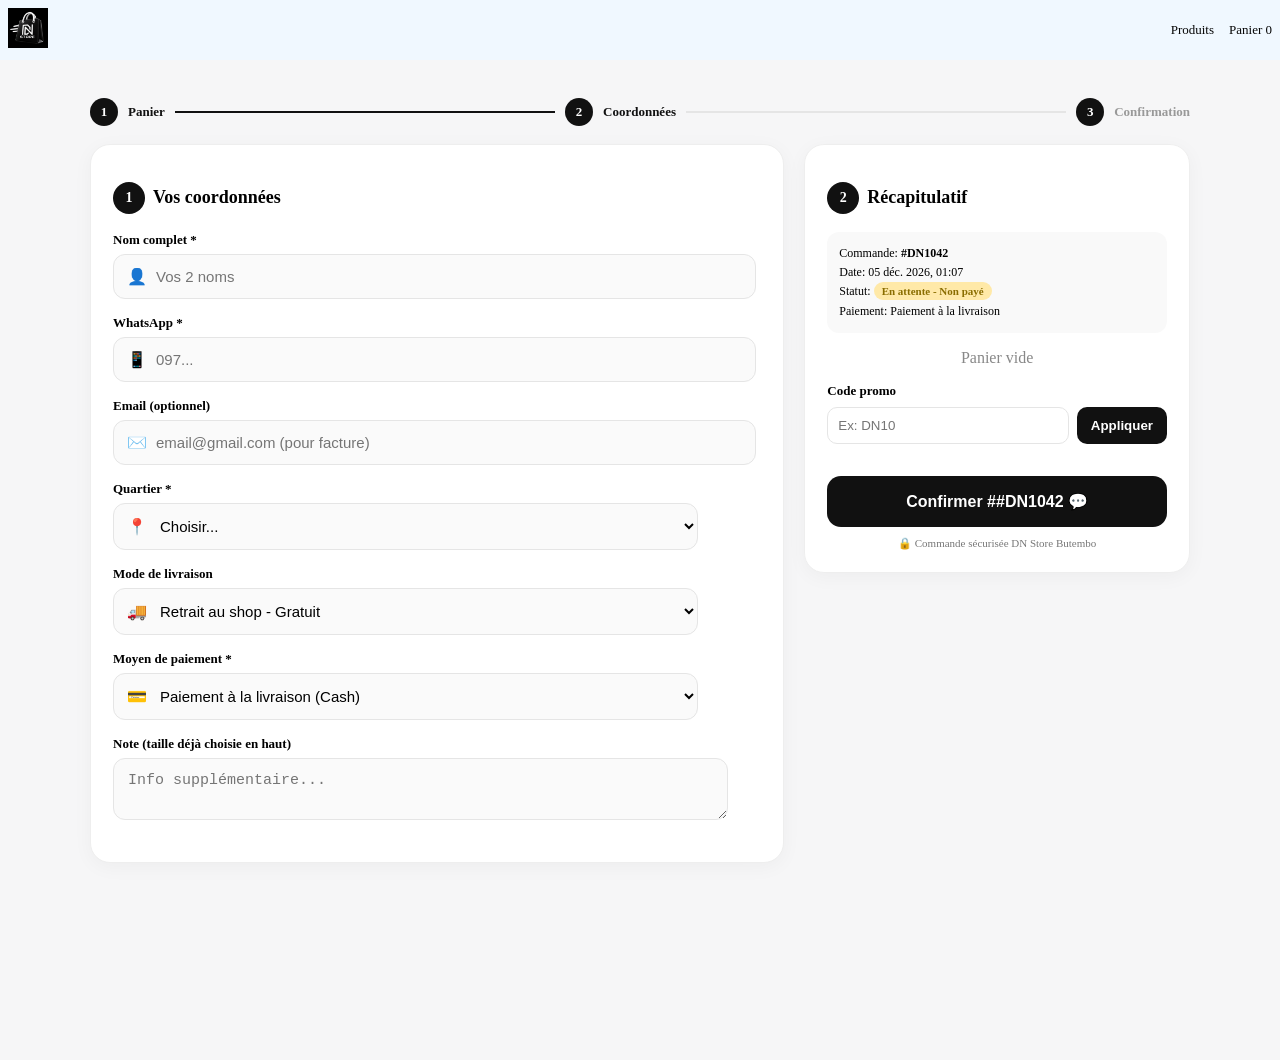
<file: commande.html>
<!DOCTYPE html>
<html lang="fr">
<head>
<meta charset="UTF-8">
<meta name="viewport" content="width=device-width, initial-scale=1.0">
<title>Commande - DN Store</title>
<link rel="stylesheet" href="style.css">
</head>
<body class="commande-page">
<header><div class="top-header"><div class="div1"><a href="index.html" style="color: #000; text-decoration: none; font-weight: bold;"><img src="imgs/logo-dav.png" alt="logo" style="width:40px;"></a></div><div class="header-action"><a href="produits.html">Produits</a><a href="panier.html">Panier <span id="total-panier">0</span></a></div></div></header>
<div class="steps"><span>1</span><b>Panier</b><div class="line active"></div><span>2</span><b>Coordonnées</b><div class="line"></div><span>3</span>Confirmation</div>

<div class="commande-container">
  <div class="card">
    <h2><i>1</i> Vos coordonnées</h2>
    <div class="field"><label>Nom complet *</label><div class="input-wrap"><span class="ico">👤</span><input type="text" id="client-nom" placeholder="Vos 2 noms"></div></div>
    <div class="field"><label>WhatsApp *</label><div class="input-wrap"><span class="ico">📱</span><input type="tel" id="client-tel" placeholder="097..."></div></div>
    <div class="field"><label>Email (optionnel)</label><div class="input-wrap"><span class="ico">✉️</span><input type="email" id="client-email" placeholder="email@gmail.com (pour facture)"></div></div>
    <div class="field"><label>Quartier *</label><div class="input-wrap"><span class="ico">📍</span><select id="client-adresse"><option value="">Choisir...</option><option>Mutiri</option><option>Evêché</option><option>Londo</option><option>Makoka</option><option>Kampali</option><option>Mukuna</option><option>Autre</option></select></div></div>
    <div class="field"><label>Mode de livraison</label><div class="input-wrap"><span class="ico">🚚</span><select id="client-livraison"><option>Retrait au shop - Gratuit</option><option>Livraison à domicile - 1$</option></select></div></div>
    <div class="field"><label>Moyen de paiement *</label><div class="input-wrap"><span class="ico">💳</span><select id="client-paiement"><option value="Paiement à la livraison">Paiement à la livraison (Cash)</option><option value="M-Pesa / Airtel Money">M-Pesa / Airtel Money</option><option value="Mobile Money">Mobile Money RDC</option></select></div></div>
    <div class="field"><label>Note (taille déjà choisie en haut)</label><div class="input-wrap"><textarea id="client-note" rows="2" placeholder="Info supplémentaire..."></textarea></div></div>
  </div>

  <div class="card card-recap">
    <h2><i>2</i> Récapitulatif</h2>
    <div class="order-meta" id="order-meta"></div>
    <div id="recap-produits"></div>
    <div class="field" style="margin-top:15px;"><label>Code promo</label><div class="promo-box"><input type="text" id="code-promo" placeholder="Ex: DN10"><button onclick="appliquerPromo()">Appliquer</button></div><small id="promo-msg" style="font-size:12px; color:#00b050;"></small></div>
    <div id="recap-totaux" style="margin-top:15px;"></div>
    <button class="btn-confirm" onclick="confirmerCommande()">Confirmer #<span id="order-num">...</span> 💬</button>
    <div style="text-align:center; font-size:11px; color:#777; margin-top:10px;">🔒 Commande sécurisée DN Store Butembo</div>
  </div>
</div>

<script>
document.addEventListener('DOMContentLoaded', () => {
  // 1. NUMERO COMMANDE UNIQUE
  let counter = parseInt(localStorage.getItem('dn_order_counter') || '1042');
  let orderId = '#DN' + counter;
  document.getElementById('order-num').textContent = orderId;
  
  // 2. DATE ET HEURE
  let now = new Date();
  let dateStr = now.toLocaleString('fr-FR', {day:'2-digit', month:'short', year:'numeric', hour:'2-digit', minute:'2-digit'});
  document.getElementById('order-meta').innerHTML = `Commande: <b>${orderId}</b><br>Date: ${dateStr}<br>Statut: <span class="badge-status">En attente - Non payé</span><br>Paiement: <span id="meta-paiement">Paiement à la livraison</span>`;

  function getPanier(){ 
    for(let k of ['dn_panier','panier']){ try{ let d=JSON.parse(localStorage.getItem(k)||'[]'); if(d.length) return d; }catch(e){} } return [];
  }
  let panier = getPanier();
  let promoRemise = 0;
  let promoCode = '';

  window.appliquerPromo = function(){
    let code = document.getElementById('code-promo').value.trim().toUpperCase();
    let msg = document.getElementById('promo-msg');
    if(code==='DN10'){ promoRemise = 0.10; promoCode='DN10 (-10%)'; msg.textContent='✅ -10% appliqué'; }
    else if(code==='BIENVENUE'){ promoRemise = 2; promoCode='BIENVENUE (-2$)'; msg.textContent='✅ -2$ appliqué'; msg.style.color='#00b050'; }
    else { promoRemise=0; promoCode=''; msg.textContent='❌ Code invalide'; msg.style.color='red'; }
    afficherRecap();
  }

  function afficherRecap(){
    let recapDiv=document.getElementById('recap-produits');
    let totauxDiv=document.getElementById('recap-totaux');
    if(!panier.length){ recapDiv.innerHTML='<p style="text-align:center;color:#888;">Panier vide</p>'; return; }
    let html=''; let sousTotal=0; let totalQte=0;
    panier.forEach(p=>{
      let prix=parseFloat(p.prix||0); let qte=parseInt(p.qte||1); sousTotal+=prix*qte; totalQte+=qte;
      // 3. VARIANTES
      let variante = '';
      if(p.taille) variante += `Taille: ${p.taille} `;
      if(p.couleur) variante += `Couleur: ${p.couleur}`;
      html+=`<div class="recap-item"><img src="${p.image||p.img||'imgs/logo-dav.png'}"><div class="info"><b>${p.nom}</b><small>${qte} x ${prix}$<br><i>${variante}</i></small></div><b>${(prix*qte).toFixed(2)}$</b></div>`;
    });
    recapDiv.innerHTML=html;

    let livraison = document.getElementById('client-livraison').value.includes('1$') ? 1 : 0;
    if(sousTotal>=100) livraison=0;
    let remiseVal = 0;
    if(typeof promoRemise==='number'){
      remiseVal = promoRemise<1 ? sousTotal*promoRemise : promoRemise;
    }
    let total = sousTotal + livraison - remiseVal;
    if(total<0) total=0;
    window.sousTotal=sousTotal; window.livraison=livraison; window.remiseVal=remiseVal; window.totalFinal=total; window.mPanier=panier;

    totauxDiv.innerHTML=`
      <div class="total-line"><span>Sous-total</span><span>${sousTotal.toFixed(2)}$</span></div>
      <div class="total-line"><span>Livraison</span><span>${livraison==0?'OFFERT':livraison+'$'}</span></div>
      ${remiseVal>0?`<div class="total-line" style="color:#00b050;"><span>Remise ${promoCode}</span><span>-${remiseVal.toFixed(2)}$</span></div>`:''}
      <div class="total-final"><span>TOTAL</span><span>${total.toFixed(2)}$</span></div>
    `;
    document.getElementById('total-panier').textContent=totalQte;
  }

  document.getElementById('client-livraison').addEventListener('change', afficherRecap);
  document.getElementById('client-paiement').addEventListener('change', (e)=>{ document.getElementById('meta-paiement').textContent=e.target.value; });
  afficherRecap();

  window.confirmerCommande = function(){
    let nom=document.getElementById('client-nom').value.trim();
    let tel=document.getElementById('client-tel').value.trim();
    let email=document.getElementById('client-email').value.trim();
    let adresse=document.getElementById('client-adresse').value;
    let paiement=document.getElementById('client-paiement').value;
    let livraisonMode=document.getElementById('client-livraison').value;
    let note=document.getElementById('client-note').value.trim();
    if(!nom||!tel||!adresse){ alert('Remplis Nom, WhatsApp et Adresse'); return; }

    // Incrémente numéro commande
    localStorage.setItem('dn_order_counter', counter+1);

    let msg = `*NOUVELLE COMMANDE ${orderId}*%0A*Date:* ${dateStr}%0A*Statut:* En attente - Non payé%0A%0A*CLIENT*%0ANom: ${nom}%0ATel: ${tel}%0A${email?'Email: '+email+'%0A':''}Adresse: ${adresse}%0APaiement: ${paiement}%0ALivraison: ${livraisonMode}%0A%0A*PRODUITS*%0A`;
    window.mPanier.forEach(p=>{
      let varTxt = '';
      if(p.taille) varTxt+=` Taille:${p.taille}`;
      if(p.couleur) varTxt+=` Couleur:${p.couleur}`;
      msg+=`- ${p.qte}x ${p.nom} (${varTxt}) - ${p.prix}$%0A`;
    });
    msg+=`%0A Sous-total: ${window.sousTotal}$%0A Livraison: ${window.livraison}$%0A ${window.remiseVal>0?' Remise: -'+window.remiseVal.toFixed(2)+'$ ('+promoCode+')%0A':''} *TOTAL: ${window.totalFinal.toFixed(2)}$*%0A`;
    if(note) msg+=`Note: ${note}%0A`;

    window.open(`https://wa.me/243851061132?text=${msg}`, '_blank');
  }
});
</script>
</body>
</html>
</file>
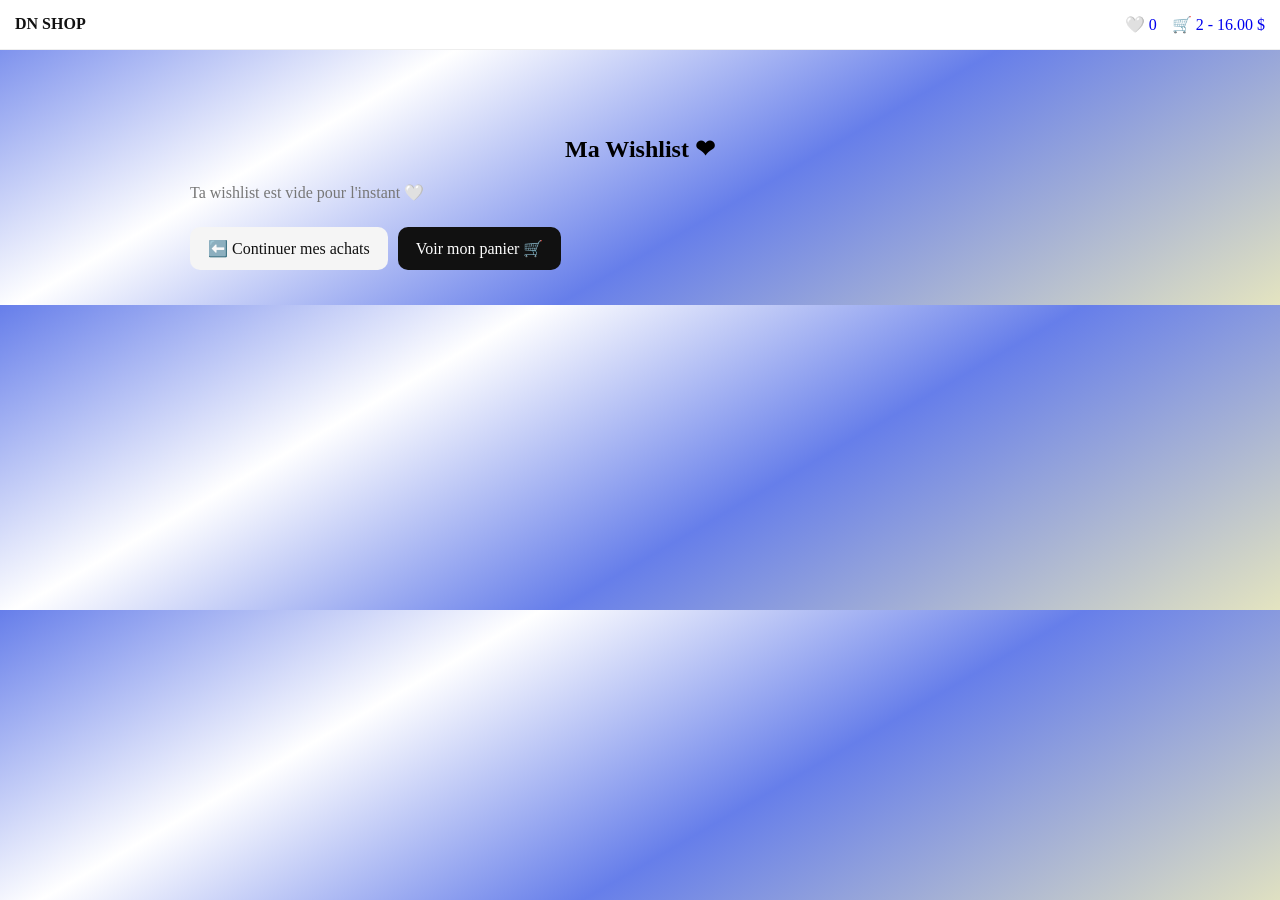
<file: wishlist.html>
<!DOCTYPE html>
<html lang="fr">
<head>
<meta charset="UTF-8">
<meta name="viewport" content="width=device-width, initial-scale=1.0">
<title>Ma Wishlist ❤</title>
<link rel="stylesheet" href="style.css">
<script src="dn.js"></script>
</head>
<body>

<header class="H-wish" style="display:flex; justify-content:space-between; padding:15px; border-bottom:1px solid #eee; position:sticky; top:0; background:white; z-index:10;">
  <a href="produits.html" style="font-weight:bold; text-decoration:none; color:#111;">DN SHOP</a>
  <div style="display:flex; gap:15px;">
    <a href="wishlist.html" style="text-decoration:none;">🤍 <span id="wishlist-count">0</span></a>
    <a href="panier.html" style="text-decoration:none;">🛒 <span id="panier-count">0</span> - <span id="panier-total">0 $</span></a>
  </div>
</header>

<div class="wish-container">
  <h2>Ma Wishlist ❤</h2>
  <p id="empty-msg" style="display:none; color:#777;">Ta wishlist est vide pour l'instant 🤍</p>
  
  <div id="wishlist-list"></div>

  <div style="margin-top:25px; display:flex; gap:10px;">
    <a href="produits.html" onclick="retourAchats(event)" style="text-decoration:none; padding:12px 18px; background:#f5f5f5; border-radius:10px; color:#111;">⬅️ Continuer mes achats</a>
    <a href="panier.html" style="text-decoration:none; padding:12px 18px; background:#111; border-radius:10px; color:white;">Voir mon panier 🛒</a>
  </div>
</div>

<script>
const produitsBase = {
  'g-star': {nom:'G-STAR', prix:8},
  'g-standard': {nom:'G-STANDARD', prix:8},
  'veste-complet': {nom:'VESTE COMPLET', prix:25},
  'quatar': {nom:'QATAR', prix:10}
};

function renderWishlist(){
  const list = document.getElementById('wishlist-list');
  const empty = document.getElementById('empty-msg');
  let wish = JSON.parse(localStorage.getItem('dn_wishlist') || "[]");
  
  if(wish.length === 0){
    list.innerHTML = "";
    empty.style.display = "block";
    return;
  }
  empty.style.display = "none";
  list.innerHTML = wish.map(item => `
    <div class="wish-card">
      <img src="${item.img}">
      <div class="wish-info">
        <strong>${item.nom}</strong><br>
        <span>${item.prix} $</span>
      </div>
      <div class="btns">
        <a href="produit.html?id=${item.id}" onclick="savePos('${item.id}')" class="btn-blanc">Voir détails</a>
        <button onclick="ajouterAuPanier('${item.id}')" class="btn-noir">Ajouter au panier</button>
        <button onclick="retirer('${item.id}')" class="btn-blanc">✕</button>
      </div>
    </div>
  `).join('');
}

function retirer(id){
  let wish = JSON.parse(localStorage.getItem('dn_wishlist')||"[]");
  wish = wish.filter(x=>x.id!==id);
  localStorage.setItem('dn_wishlist', JSON.stringify(wish));
  renderWishlist(); // <-- réaffiche direct sans recharger
  if(typeof updateHeader === 'function') updateHeader();
  alert("Retiré des favoris");
}

function ajouterAuPanier(id){
  // On réutilise ta logique panier
  let panier = JSON.parse(localStorage.getItem('dn_panier') || "[]");
  let wishItem = JSON.parse(localStorage.getItem('dn_wishlist') || "[]").find(x=>x.id===id);
  if(!wishItem) return;
  
  let existe = panier.find(x=>x.id===id);
  if(!existe){
    panier.push({...wishItem, qty:1});
    localStorage.setItem('dn_panier', JSON.stringify(panier));
    alert("Ajouté au panier 🛒");
  } else {
    alert("Déjà dans le panier");
  }
}

function savePos(id){
  localStorage.setItem('dn_last_product', id);
}

function retourAchats(e){
  e.preventDefault();
  // Retourne direct à produits.html, qui va scroller tout seul sur le dernier produit
  window.location.href = 'produits.html';
}

renderWishlist();

// Pour le compteur panier si tu as déjà la fonction
if(typeof updatePanierCount === 'function') updatePanierCount();
</script>
</body>
</html>
</file>
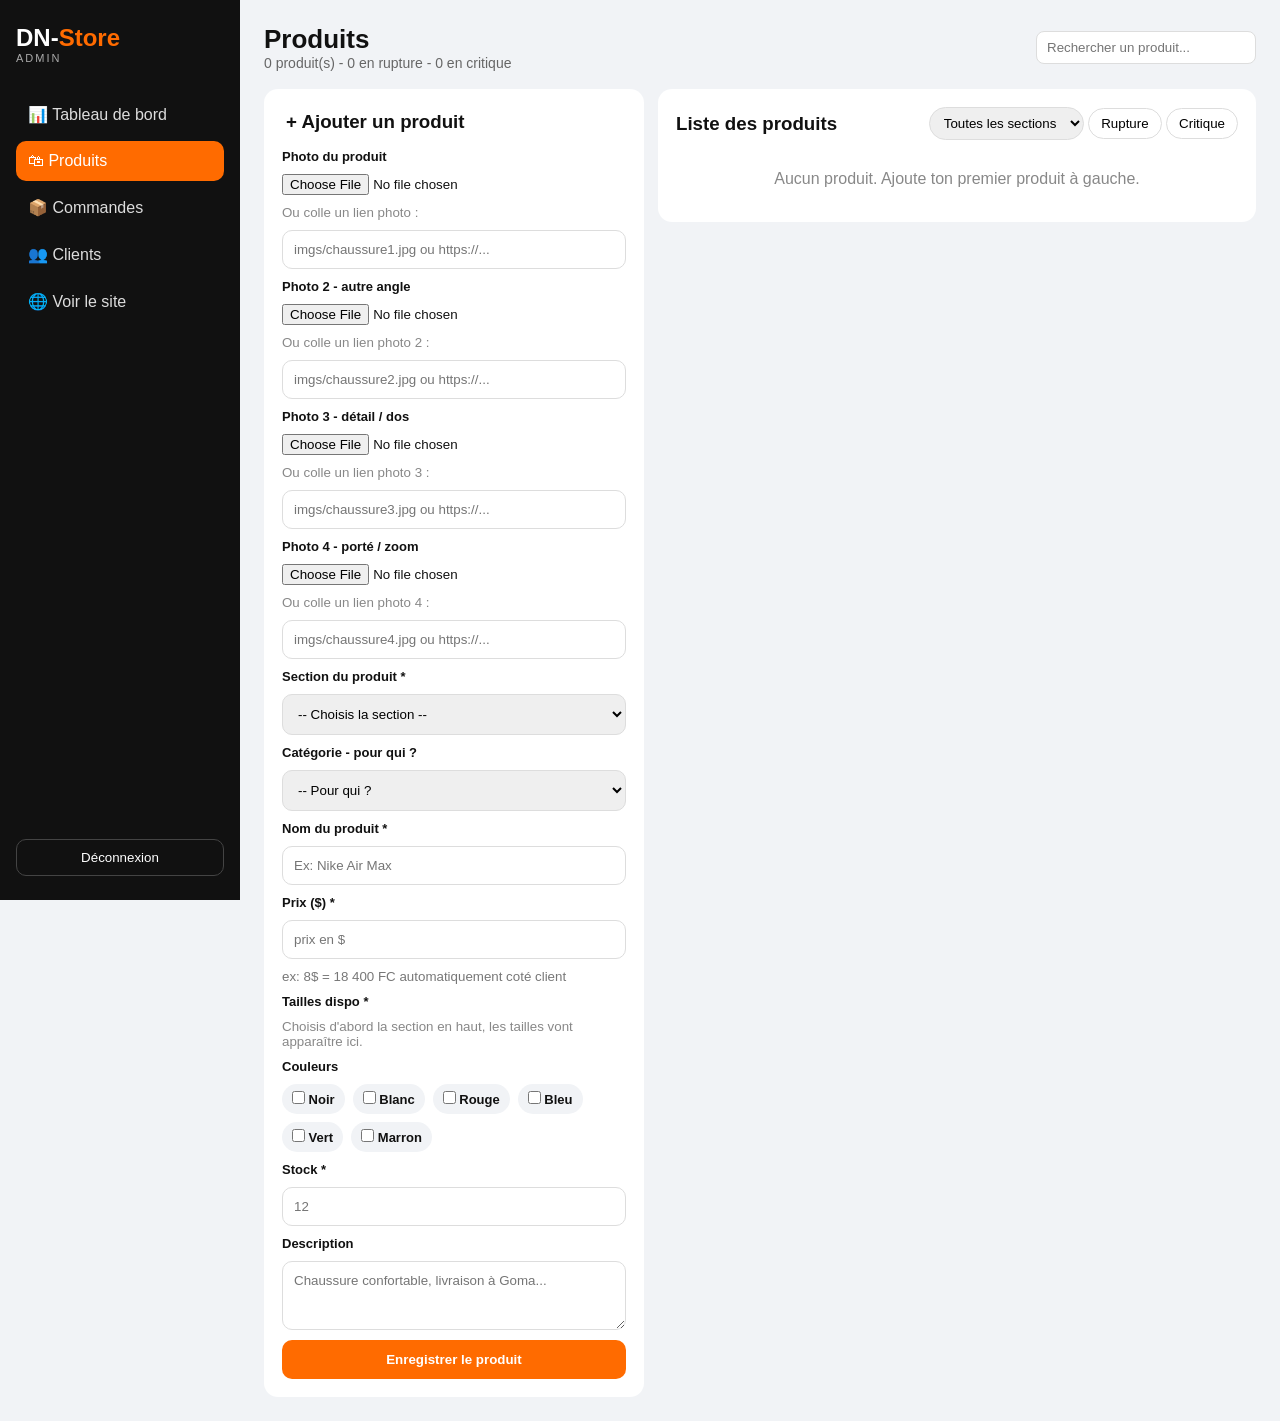
<file: admin/admin-produits.html>
<!DOCTYPE html>
<html lang="fr">
<head>
<meta charset="UTF-8">
<meta name="viewport" content="width=device-width, initial-scale=1.0">
<title>DN-Store | Admin - Produits</title>
<link rel="stylesheet" href="admin.css">
</head>
<body>
<div class="admin-layout">
  <aside class="sidebar" id="sidebar">
    <button id="btnClose" class="btn-close">✕</button>
    <div class="logo">DN-<span>Store</span><small>ADMIN</small></div>
    <nav>
      <a href="admin.html">📊 Tableau de bord</a>
      <a href="admin-produits.html" class="active">🛍 Produits</a>
      <a href="admin-commandes.html">📦 Commandes</a>
      <a href="admin-clients.html">👥 Clients</a>
      <a href="../index.html">🌐 Voir le site</a>
    </nav>
    <button id="btnLogout" class="logout">Déconnexion</button>
  </aside>
<!--Prix-->
  <main class="main">
    <button id="btnMenu" class="btn-menu">☰</button>
    <div id="overlay" class="overlay"></div>

    <header class="topbar">
      <div>
        <h1>Produits</h1>
        <p id="resumeProduits">0 produit(s) - 0 en rupture - 0 en critique</p>
      </div>
      <input type="text" id="searchProduit" placeholder="Rechercher un produit..." class="search" style="width:220px">
    </header>

    <section class="grid-2" style="grid-template-columns: 380px 1fr; align-items:start">
      <!-- FORMULAIRE -->
      <div class="box">
        <h3 id="titreForm" style="padding: 4px;">+ Ajouter un produit</h3>
        <form id="formProduit" class="form-prod">
          <label>Photo du produit</label>
          <input type="file" id="photoInput" accept="image/*">
          <img id="previewPhoto" class="preview" style="display:none">
          <small style="color:#888">Ou colle un lien photo : </small>
          <input type="text" id="photoUrl" placeholder="imgs/chaussure1.jpg ou https://...">
          <label>Photo 2 - autre angle</label>
          <input type="file" id="photoInput2" accept="image/*">
          <img id="previewPhoto2" class="preview" style="display:none">
          <small style="color:#888">Ou colle un lien photo 2 :</small>
          <input type="text" id="photoUrl2" placeholder="imgs/chaussure2.jpg ou https://...">

          <label>Photo 3 - détail / dos</label>
          <input type="file" id="photoInput3" accept="image/*">
          <img id="previewPhoto3" class="preview" style="display:none">
          <small style="color:#888">Ou colle un lien photo 3 :</small>
          <input type="text" id="photoUrl3" placeholder="imgs/chaussure3.jpg ou https://...">

          <label>Photo 4 - porté / zoom</label>
          <input type="file" id="photoInput4" accept="image/*">
          <img id="previewPhoto4" class="preview" style="display:none">
          <small style="color:#888">Ou colle un lien photo 4 :</small>
          <input type="text" id="photoUrl4" placeholder="imgs/chaussure4.jpg ou https://...">

          <label>Section du produit *</label>
          <select id="categorie" required style="padding:11px;border:1px solid #ddd;border-radius:10px;width:100%">
            <option value="">-- Choisis la section --</option>
            <option value="Nos polos">👕 Nos polos</option>
            <option value="Nos tricots">🧶 Nos tricots</option>
            <option value="Nos hauts">👔 Nos hauts</option>
            <option value="Nos bas">👖 Nos bas</option>
            <option value="Nos costumes">🤵 Nos costumes</option>
            <option value="Nos chaussures">👟 Nos chaussures</option>
            <option value="Accessoires">🎩 Accessoires</option>
          </select>

          <label>Catégorie - pour qui ?</label>
          <select id="genre" required style="padding: 11px;border: 1px solid #ddd;border-radius: 10px;width: 100%;">
            <option value="">-- Pour qui ?</option>
            <option value="femme">👩 Femme</option>
            <option value="femme">🧑 Homme</option>
            <option value="femme">👦 Enfant</option>
            <option value="femme">👥 Standard - Pour tout le monde</option>
          </select>

          <label>Nom du produit *</label>
          <input type="text" id="nom" placeholder="Ex: Nike Air Max" required>

          <label>Prix ($) *</label>
          <input type="number" id="prix" placeholder="prix en $" step="0.5" required>
          <small style="color:#777">ex: 8$ = 18 400 FC automatiquement coté client</small>

         <label>Tailles dispo *</label>
          <div class="checks" id="tailles">
            <small style="color:#888">Choisis d'abord la section en haut, les tailles vont apparaître ici.</small>
          </div>

          <label>Couleurs</label>
          <div class="checks">
            <label><input type="checkbox" name="couleur" value="Noir"> Noir</label>
            <label><input type="checkbox" name="couleur" value="Blanc"> Blanc</label>
            <label><input type="checkbox" name="couleur" value="Rouge"> Rouge</label>
            <label><input type="checkbox" name="couleur" value="Bleu"> Bleu</label>
            <label><input type="checkbox" name="couleur" value="Vert"> Vert</label>
            <label><input type="checkbox" name="couleur" value="Marron"> Marron</label>
          </div>

          <label>Stock *</label>
          <input type="number" id="stock" placeholder="12" required>

          <label>Description</label>
          <textarea id="description" rows="3" placeholder="Chaussure confortable, livraison à Goma..."></textarea>

          <button type="submit" class="btn-primary" style="width:100%;border:none;cursor:pointer">Enregistrer le produit</button>
          <button type="button" id="btnAnnuler" class="logout secondary" style="width:100%;margin-top:8px;display:none">Annuler la modification</button>
        </form>
      </div>

      <!-- LISTE fc -->
      <div class="box">
        <div class="box-head">
          <h3>Liste des produits</h3>
          <div>
            <select id="filtreSection" style="padding:7px 10px;border-radius:20px;border:1px solid #ddd">
              <option value="tous">Toutes les sections</option>
              <option value="Nos polos">👕 Polos</option>
              <option value="Nos tricots">🧶 Tricots</option>
              <option value="Nos hauts">👔 Hauts</option>
              <option value="Nos bas">👖 Bas</option>
              <option value="Nos costumes">🤵 Costumes</option>
              <option value="Nos chaussures">👟 Chaussures</option>
              <option value="Accessoires">🎩 Accessoires</option>
            </select>
            <button class="filter-btn" data-filtre="rupture">Rupture</button>
            <button class="filter-btn" data-filtre="critique">Critique</button>
          </div>
        </div>
        <div id="listeProduitsPage"></div>
      </div>
    </section>
  </main>
</div>
<script src="admin-produits.js"></script>
</body>
</html>
</file>
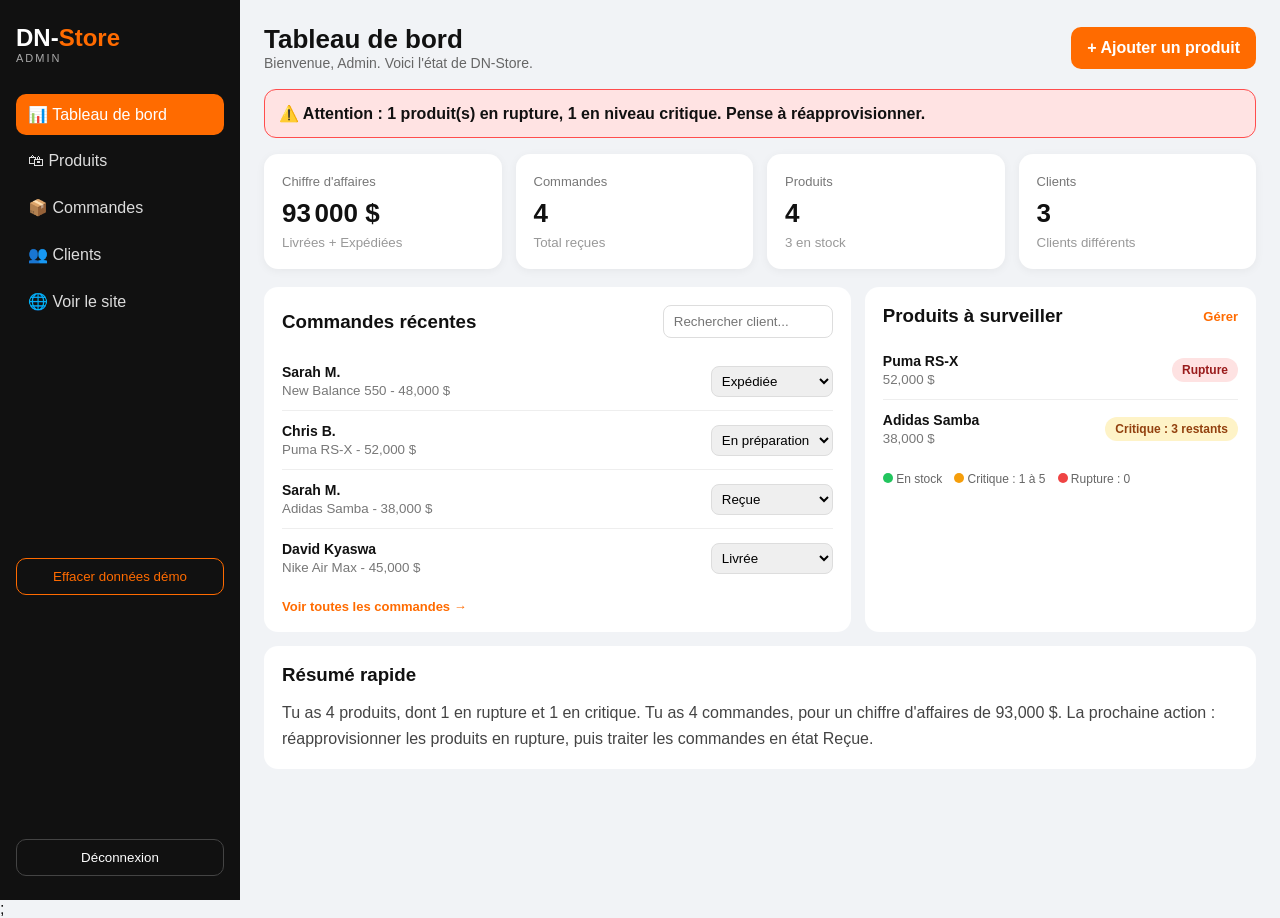
<file: admin/admin.html>
<!DOCTYPE html>
<html lang="fr">
<head>
<meta charset="UTF-8">
<meta name="viewport" content="width=device-width, initial-scale=1.0">
<title>DN-Store | Admin - Tableau de bord</title>
<link rel="stylesheet" href="admin.css">
</head>
<body>
<div class="admin-layout">
  <aside class="sidebar" id="sidebar">
  <button id="btnClose" class="btn-close">✕</button>
  <div class="logo">DN-<span>Store</span><small>ADMIN</small></div>

    <nav>
      <a href="admin.html" class="active">📊 Tableau de bord</a>
      <a href="admin-produits.html">🛍 Produits</a>
      <a href="admin-commandes.html">📦 Commandes</a>
      <a href="admin-clients.html">👥 Clients</a>
      <a href="index.html">🌐 Voir le site</a>
    </nav>
    <button id="btnReset" class="logout secondary">Effacer données démo</button>
    <button id="btnLogout" class="logout">Déconnexion</button>
  </aside>

  <main class="main">
   <!-- BOUTON MENU MOBILE -->
<button id="btnMenu" class="btn-menu">☰</button>
<div id="overlay" class="overlay"></div>

    <header class="topbar">
      <div>
        <h1>Tableau de bord</h1>
        <p>Bienvenue, Admin. Voici l'état de DN-Store.</p>
      </div>
      <a href="admin-produits.html" class="btn-primary">+ Ajouter un produit</a>
    </header>

    <div id="stockAlert" class="alert hidden"></div>

    <section class="cards">
      <div class="card"><span>Chiffre d'affaires</span><h2 id="statCA">0 $</h2><small>Livrées + Expédiées</small></div>
      <div class="card"><span>Commandes</span><h2 id="statCommandes">0</h2><small>Total reçues</small></div>
      <div class="card"><span>Produits</span><h2 id="statProduits">0</h2><small id="statProduitsDetail">0 en stock</small></div>
      <div class="card"><span>Clients</span><h2 id="statClients">0</h2><small>Clients différents</small></div>
    </section>

    <section class="grid-2">
      <div class="box">
        <div class="box-head">
          <h3>Commandes récentes</h3>
          <input type="text" id="searchCmd" placeholder="Rechercher client..." class="search">
        </div>
        <div id="listeCommandes"></div>
        <a href="admin-commandes.html" class="link-more">Voir toutes les commandes →</a>
      </div>

      <div class="box">
        <div class="box-head"><h3>Produits à surveiller</h3><a href="admin-produits.html">Gérer</a></div>
        <div id="listeProduits"></div>
        <div class="legend">
          <span><i class="dot green"></i> En stock</span>
          <span><i class="dot orange"></i> Critique : 1 à 5</span>
          <span><i class="dot red"></i> Rupture : 0</span>
        </div>
      </div>
    </section>

    <section class="box mt">
      <div class="box-head"><h3>Résumé rapide</h3></div>
      <p id="resumeText" class="resume"></p>
    </section>
  </main>
</div>
<script src="admin.js"></script>
</body>
</html>;
</file>
<file: style.css>
/* 1 STYLES GENERAUX */

body{
  margin: 0;
  padding-top: 80px ;
  overflow-x: hidden;
  background: linear-gradient(150deg,#667eea 0%,#ffffff 30%, #667eea 60%, #e4e4c0 100%);
}

html{
  scroll-behavior: smooth;
}

h2{
   text-align: center;
   font-weight: bold;
}
h1{
  text-align: center;
  font-weight: normal;
  font-size: 30px;
}

img {
  max-width: 100%;
  height: auto;
}



.menu-fem, .menu-hom, .menu-enf, .menu-sta{
  border-top: 4px solid transparent;
}

.menu-fem:hover{
  border-top: 4px solid #4f98ff;
  background-color: rgba(30, 34, 255, 0.15);
}

.menu-hom:hover{
  border-top: 4px solid #ad10bf;
  background-color: rgba(217, 121, 255, 0.15);
}

.menu-enf:hover{
  border-top: 4px solid #19f0ff;
  background-color: rgba(30, 218, 255, 0.15);
}

.menu-sta:hover{
  border-top: 4px solid #665bff;
  background-color: rgba(30, 34, 255, 0.155);
}

.nav-links li.active a{
  background:#4f4f4f !important;
  color:#fff !important;
  padding:12;
  border-radius:20px;
}


/* fin de styles generaux*/










/* 2  EN-TETE  */

.top-header{
  display: flex;
  justify-content: space-between;/*logo à gauche, iconns à droite*/
  align-items: center;
  padding: 8px;
  background-color: aliceblue;
  gap: 20px;
  flex-wrap: wrap;
  position: fixed;
  z-index: 9999;
  transition: all 0.35s ease;
  top: 0; right: 0; left: 0;
}

.top-header .logo{
  text-decoration: none;
  color: black;
  font-size: 10px;
  font-weight: bold;
}

#logo-principale{ 
  width: 50px; 
  height: auto;
  padding: 3px;
  margin-bottom: 0;
  margin-top: 3px;
}

/* BOUTON LOUPE */
#btn-search-open{
  background:none; border:none; font-size:18px; cursor:pointer; padding:4px 6px;
}
.header-action{ display:flex; gap:14px; align-items:center; }

/* OVERLAY DE RECHERCHE */
#search-overlay{
  position:fixed;
  top:0; left:0; right:0;
  background:#fff;
  padding:12px 15px;
  display:flex;
  align-items:center;
  gap:12px;
  transform: translateY(-110%);
  transition: transform 0.3s ease;
  z-index: 10000;
  box-shadow: 0 8px 30px rgba(0,0,0,0.12);
  border-bottom:1px solid #eee;
}
#search-overlay.active{ transform: translateY(0); }

#search-overlay .search-bar{
  flex:1; max-width:none; position:relative; margin:0;
}
#search-overlay .search-bar form{ display:flex; }
#search-overlay .search-bar input{
  width:100%; padding:12px 16px; border:1px solid #ddd; border-radius:22px 0 0 22px; font-size:14px; outline:none;
}
#search-overlay .search-bar button{
  padding:0 18px; border:1px solid #ddd; border-left:none; background:#111; color:#fff; border-radius:0 22px 22px 0; cursor:pointer;
}
#btn-search-close{
  background:#f2f2f2; border:none; width:36px; height:36px; border-radius:50%; font-size:16px; cursor:pointer;
}
#resultats-live{
  position:absolute; top:100%; left:0; right:0; background:#fff; border-radius:12px; margin-top:8px; box-shadow:0 10px 25px rgba(0,0,0,0.1); overflow:hidden; z-index:5;
}
.live-item{ display:block; padding:10px 14px; text-decoration:none; color:#111; font-size:13px; border-bottom:1px solid #f5f5f5; }
.live-item:hover{ background:#f7f7f7; }

.header-action{ display: flex; gap: 15px;}
.header-action a{
  text-decoration: none;
  color: #060606;
  font-size: 13px;
  text-align: center;
}
.top-header .div1 .logo{
  text-decoration: none;
  color: black;
  font-size: 12px;
  font-weight: bold;
}
.top-header.header-hidden{
  transform: translateY(-110%);
}
.annonce{
  background: #060606;
  color: white;
  text-align: center;
  padding: 6px;
  font-size: 14px;
}

.annonce a{color: #ffffff; text-decoration: underline;}

/* MODE RECHERCHE : on ne garde que header + produits + footer */
body.en-recherche .annonce,
body.en-recherche #section1-p .titre-page,
body.en-recherche #section1-p > p,
body.en-recherche .hero,
body.en-recherche .banniere-pub,
body.en-recherche .nos-tricots,
body.en-recherche .categories-home, 
body.en-recherche footer,
body.en-recherche #nouveaute{
  display: none !important;
}

body.en-recherche .general1-p{
  height: 250px;
}
body.en-recherche .product-cart img{
  width: 100%;
  height: auto;
}

/* Le bandeau de résultats propre */
#resultat-header {
  display: none;
  background: #111;
  color: #fff;
  text-align: center;
  padding: 16px;
  border-radius: 12px;
  margin: 15px;
  font-weight: bold;
  letter-spacing: 0.5px;
}
body.en-recherche #resultat-header { display: block; }
/*fin de l'en-tete*/











/* 3 NAVIGATION (liens et menu) */
.nav-class1{
  width: 100%;
  background-color: rgba(73, 84, 86, 0.296);
  display: flex;
  justify-content: center;
  align-items: center;
  padding: 15px 0;
}

.nav-links li{
  list-style-type: none;
  float: none;
  margin: 0;
}

.nav-links{
  display: flex;
  justify-content: center;
  gap: 40px;
  margin: 0;
  padding: 0;
  list-style: none;
}

.nav-links li a{
  display: inline-block;
  background-color: white;
  border-radius: 50px;
  text-transform: uppercase;
  padding: 10px 20px;
  margin: 5px;
  text-decoration: none;
  color: #667eea;
  font-size: 12px;
  transition: 0.2s ease;
}

.nav-links li a:hover{
  transform: scale(1.05);
  box-shadow: 0 5px 15px rgba(0, 0, 0, 0.3);
}

/*pour le footer no scolling*/
.bottom-nav{
  position: fixed; bottom: 18px; left: 50%; width: 80%; max-width: 420px;
  background: rgba(17,17,17,0.95); backdrop-filter: blur(10px);
  display: flex; justify-content: space-around; align-items: center;
  padding: 10px 8px; border-radius: 50px; z-index: 9999;
  box-shadow: 0 8px 30px rgba(0,0,0,0.4); border: 1px solid rgba(255,255,255,0.1);
  transform: translateX(-50%) translateY(0); opacity: 1; transition: all 0.35s ease;
}
.bottom-nav.hide{ transform: translateX(-50%) translateY(150px); opacity: 0; }
.bottom-nav a{ color: #aaa; text-decoration: none; font-size: 8px; font-weight: 500; position: relative; display:flex; flex-direction:column; align-items:center; gap:2px; }
.bottom-nav a.active, .bottom-nav a:hover{ color: #fff; transform: scale(1.05); }
.bottom-nav a b{
  background: #ff2a6d; 
  width: 8px; height: 8px;
  border-radius: 50%;
  position: absolute; top: -4px; right: 2px;
  font-size: 0; /*on cache le chiffre*/
  border: 2px solid #111;
  box-shadow: 0 0 0 rgba(255,42,109,0.4);
  animation: pulse-dot 1.8s infinite;
}
.nav-item span{font-size: 15px;}
.badge-new{ background: #00e676 !important; box-shadow: 0 0 0 rgba(0,230,118,0.4) !important; }
#bottom-produits-badge{background: #00e676 !important;}

@keyframes pulse-dot { 
  0%{ box-shadow: 0 0 0 0 rgba(255,42,109,0.7);} 
  70%{ box-shadow: 0 0 0 10px rgba(255,42,109,0);} 
  100%{ box-shadow: 0 0 0 0 rgba(255,42,109,0); }
}

/* fin du navigation*/










/* 4 PAGE D'ACCUEIL (presentation, annonce, catégories)*/
.general1{
  width: 100%;
  background-image: url(imgs/general-1.jpg);
  height: 300px;
  padding-top: 10%;
  margin-bottom: 50px;
}

.general1 p, .general1-p p{
  font-size: 10px;
  text-align: center;
  font-family: monospace;
  color: white;
  letter-spacing: 1px;
  padding-top: 8%;
  padding-bottom: 8%;
  text-decoration: underline;
}

div h1{
  background-color: rgba(213, 198, 213, 0.15);
  padding: 5px;
  color: white;;
  font-family: serif;
}

/*annonce de -50%*/
main .bandeau-solde{
  background: linear-gradient(90deg, #ff416c, #ff4b2b);
  color: white;
  display: flex;
  justify-content: center;
  align-items: center;
  gap: 15px;
  padding: 12px 20px;
  margin: 20px auto;
  max-width: 900px;
  border-radius: 50px;
  font-weight: bold;
  box-shadow: 0 5px 15px rgba(255, 65, 100, 0.4);
  animation: flotter 3s ease-in-out infinite;
}

main .bandeau-solde p{
  margin: 0;
  font-size: 14px;
  letter-spacing: 1px;
}

main .bandeau-solde strong{
  background-color: white;
  color: #ff416c;
  padding: 2px 10px;
  border-radius: 20px;
  margin-left: 5px;
}

main .bandeau-solde .badge{
  background-color: rgba(0,0,0,0.2);
  padding: 4px 10px;
  border-radius: 20px;
  font-size: 11px;
  font-weight: normal;
}

main .bandeau-solde .pulse{
  animation: pulse 1.5s infinite;
}

@keyframes pulse{
  0%{ transform: scale(1); }
  50%{ transform: scale(1.3); }
  100%{ transform: scale(1); }
}

@keyframes flotter{
  0%, 100%{ transform: translateY(0); }
  50%{ transform: translateY(-3px); }
}
/*fin de -50%*/

.modes-dispo{
  border: 2px dashed #ddd;
  border-radius: 16px;
  padding: 15px;

  display: block;
  width: 90%;
  max-width: 650px;
  margin: 25px auto !important;
  float: none;
  clear: both;
  background: #fff;
  box-sizing: border-box;
}
.modes-dispo legend{
  background: #111;
  color: white;
  padding: 5px 14px;
  border-radius: 20px;
  font-size: 13px;
  font-weight: bold;
  text-align: center;
}
.mode-list{
  display: flex;
  flex-direction: column;
  gap: 12px;
  margin-top: 8px;
}
.mode-item{
  display: flex;
  align-items: center;
  gap: 12px;
  background: #f8f8f8;
  padding: 12px;
  border-radius: 12px;
}
.mode-icon{
  font-size: 24px;
  background: white;
  width: 42px;
  height: 42px;
  display: flex;
  align-items: center;
  justify-content: center;
  border-radius: 50%;
  box-shadow: 0 2px 5px rgba(0,0,0,0.1);
}
.mode-item div{
  flex: 1;
}
.mode-item strong{
  display: block;
  font-size: 14px;
}
.mode-item p{
  margin: 2px 0 0;
  font-size: 11px;
  color: #777;
}
.badge-ok{
  background: #e8f5e9;
  color: #00c853;
  font-size: 10px;
  padding: 4px 8px;
  border-radius: 10px;
  font-weight: bold;
}

main section .h2s{
  max-width: 600px;
  width: 84%;
  margin: 8px;
  padding: 20px;
  text-align: center;
  background: linear-gradient(135deg, #4f23ff, #19f0ff);
  color: white;
  border-radius: 20px;
  box-shadow: 0 10px 25px rgba(79, 35, 255, 0.3);
  position: relative;
  overflow: hidden;
  display: flex;
  flex-direction: column;
  align-items: center;
  justify-content: center;
}

main section .h2s h2{
  font-size: 20px;
  margin-bottom: 10px;
}

main section .h2s .sous-titre{
  font-size: 14px;
  letter-spacing: 2px;
  opacity: 0.8;
  margin-top: 20px;
  text-transform: uppercase;
  border-top: 1px solid rgba(255, 255, 255, 0.3);
  padding-top: 15px;
}

main section .h2s .livraison-box{
display: flex;
flex-direction: row; /* force sur une même ligne */
justify-content: center;
gap: 12px;
width: 100%;
margin-top: 20px;
flex-wrap: nowrap; /* empêche de passer en dessous */
}

main section .h2s .livraison-box .livreur{
background-color: white;
color: #333;
padding: 16px 10px;
border-radius: 18px;
width: 50%; /* 2 x 50% = sur une ligne */
min-width: 0;
flex: 1;
text-align: center;
/* effet aérien */
box-shadow: 0 10px 25px rgba(0,0,0,0.15);
transform: translateY(0);
transition: 0.3s;
}

main section .h2s .livraison-box .livreur:hover{
transform: translateY(-5px); /* flotte quand on touche */
box-shadow: 0 15px 30px rgba(0,0,0,0.2);
}

main section .h2s .livraison-box .livreur .logo-livreur{
  font-size: 35px;
}

main section .h2s .livraison-box .livreur h3{
  margin: 5px 0;
  color: #4f23ff;
}

main section .h2s .livraison-box .livreur p{
  font-size: 12px;
  margin: 0;
  color: #777;
}
/*fin de l'annonce du livraison*/

main .category,main .category1{
  max-width: 1000px;
  height: 400px;
  margin: 40px auto;
  border-radius: 20px;
  background-size: cover;
  background-position: center;
  position: relative;
  display: flex;
  flex-direction: column;
  justify-content: center;
  padding-left: 40px;
  color: white;
  overflow: hidden;
  box-shadow: 0 10px 25px rgba(0,0,0,0.2);
}

main .category::before, main .category1::before{
  content: "";
  position: absolute;
  top: 0; left: 0; right: 0; bottom: 0;
  background: rgba(0,0,0,0.4);
  z-index: 1;
}

main .category *, main .category1 *{
  position: relative;
  z-index: 2;
}

main .category .titre, main .category1 .titre{
  font-size: 35px;
  text-transform: uppercase;
  margin: 0;
}

main .category .paragraphe, main .category1 .paragraphe{
  max-width: 400px;
  margin: 10px 0;
}

main .category a, main .category1 a{
  background-color: white;
  color: #4f23ff;
  width: fit-content;
  padding: 10px 20px;
  border-radius: 30px;
  text-decoration: none;
  font-weight: bold;
  margin-top: 10px;
}

main .category1{
  background-image: url(imgs/silhouettes3.jpg);
}

main .category.polos{/*nos polos*/
  background-image: url(imgs/polo.jpeg);
}

main .category.tricots{/*nos tricots*/
  background-image: url(imgs/nos-tricots.jpeg);
}

main .category.haut{/*nos hauts*/
  background-image: url(imgs/nos-hauts.jpeg);
}

main .category.bas{/*nos bas*/
  background-image: url(imgs/pat1.jpg);
}

main .category.costume{/*nos costumes*/
  background-image: url(imgs/nos-costumes.jpeg);
}

main .category.chaussure{/*nos chaussures*/
  background-image: url(imgs/nos-chaussures.jpeg);
}

main .category.accessoires{/*nos accessoire*/
  background-image: url(imgs/accessoires.jpeg);
}


/*fin de la page d'accueil*/










/* 5 PAGE PANIER */

.panier-container{ max-width:900px; width:92%; margin:20px auto; }
.cart-card{ background:white; border-radius:18px; padding:16px; display:flex; gap:14px; align-items:center; margin-bottom:12px; box-shadow:0 4px 15px rgba(0,0,0,0.05); }
.cart-card img{ width:80px; height:80px; border-radius:12px; object-fit:cover; }
.cart-info{ flex:1; }
.cart-qty{ display:flex; align-items:center; gap:8px; margin-top:6px; }
.cart-qty button{ width:32px; height:32px; border-radius:8px; border:1px solid #ddd; background:white; font-weight:800; cursor:pointer; }
.sku-mini{ font-size:11px; color:#4f23ff; background:#f0f0ff; padding:3px 8px; border-radius:20px; }
.total-box{ background:white; border-radius:18px; padding:20px; margin-top:5%; box-shadow:0 10px 25px rgba(0,0,0,0.07); }
.livraison-box{ display:flex; flex-direction:row; gap:12px; width:100%; margin-top:15px; flex-wrap:nowrap; }
.livreur{ flex:1; width:50%; background:white; padding:14px 10px; border-radius:16px; text-align:center; box-shadow:0 8px 20px rgba(0,0,0,0.12); cursor:pointer; border:2px solid transparent; transition:0.2s; }
.livreur.active{ border-color:#4f23ff; transform:translateY(-4px); }
.btn-commander{ width:100%; padding:16px; border-radius:14px; border:none; background:linear-gradient(135deg,#111 0%,#4f23ff 100%); color:white; font-weight:800; font-size:16px; margin-top:15px; cursor:pointer; }

/* fin page panier*/









/* PAGE PRODUCTS */

.taille-badge{ display:inline-block; padding:7px 12px; border:1.5px solid #ddd; border-radius:8px; margin:4px; cursor:pointer; font-weight:700; font-size:13px; transition:0.2s; }
.taille-badge.active{ background:#111; color:#fff; border-color:#111; }
.color-dot{ display:inline-block; width:32px; height:32px; border-radius:50%; border:2px solid #eee; margin-right:8px; cursor:pointer; position:relative; transition:0.2s; }
.color-dot.active{ border-color:#111; transform:scale(1.15); box-shadow:0 0 0 3px rgba(0,0,0,0.1); }
.color-dot.active::after{ content:'✓'; position:absolute; top:50%; left:50%; transform:translate(-50%,-50%); color:#fff; font-weight:800; font-size:14px; text-shadow:0 1px 2px #000; }
.color-dot.white-dot.active::after{ color:#111; text-shadow:none; }
.btn-add:disabled{ background:#ccc; cursor:not-allowed; }
.choix-error{ color:#ff2a6d; font-size:12px; font-weight:700; margin-top:6px; display:none; }
.avis-section{ background:#fff; margin-top:8px; border-radius:16px; padding:10px; border:1px solid #eee; }
.avis-mini{display:flex; justify-content:space-between; align-items:center; cursor:pointer;}
.avis-mini-left{display:flex; gap:10px; align-items:center;}
.avis-preview{ margin-top:12px; background:#fafafa; border-radius:12px; padding:12px; display:flex; gap:10px; }
.avis-all{display:none; margin-top:12px;}
.avis-all.open{display:block;}
.avis-card{ border-top:1px solid #f0f0f0; padding:12px 0; display:flex; gap:10px; }
.produit-ecom{
  margin-top: 20px;
}
/* MINI LIEN AVIS - comme footer */
.avis-mini-link{
  display: inline-flex;
  align-items: center;
  gap: 6px;
  font-size: 13px;
  font-weight: 700;
  color: #111;
  background: #f5f5f5;
  padding: 6px 12px;
  border-radius: 20px;
  cursor: pointer;
  margin: 0;
}
.avis-mini-link span{ color: #ffb100; }
/*fin du product*/











/* PAGE WISHLIST */
  .wish-container{ max-width:900px; margin:20px auto; padding:15px; }
  .wish-card{ display:flex; gap:15px; border:1px solid #eee; padding:12px; border-radius:12px; margin-bottom:12px; align-items:center; }
  .wish-card img{ width:80px; height:80px; object-fit:cover; border-radius:8px; }
  .wish-info{ flex:1; }
  .btns{ display:flex; gap:8px; flex-wrap:wrap; }
  .btns a, .btns button{ padding:8px 12px; border-radius:8px; border:none; cursor:pointer; text-decoration:none; font-size:14px; }
  .btn-noir{ background:#111; color:white; }
  .btn-blanc{ background:#f5f5f5; color:#111; }
  .H-wish{position: fixed !important; left: 0; right: 0; top: 0;}

  /* fin de la page wishlist */










  /* PAGE CONFIRMATION COMMANDE */

  /* TON CSS + AJOUTS PRO */
.commande-page{ background:#f6f6f7; min-height:100vh; padding-bottom:80px; }
.steps{ max-width:1100px; margin:0 auto; padding:18px 15px; display:flex; gap:10px; align-items:center; font-size:13px; font-weight:700; color:#999; }
.steps b{ color:#111; } .steps span{ width:28px; height:28px; border-radius:50%; background:#111; color:#fff; display:grid; place-items:center; }
.steps .line{ flex:1; height:2px; background:#e5e5e5; } .steps .line.active{ background:#111; }
.commande-container{ max-width:1100px; margin:0 auto; padding:0 15px; display:grid; grid-template-columns:1.35fr 0.75fr; gap:20px; align-items:start; }
.card{ background:#fff; border-radius:20px; padding:22px; border:1px solid #eee; box-shadow:0 4px 20px rgba(0,0,0,0.04); }
.card h2{ font-size:18px; margin-bottom:18px; display:flex; align-items:center; gap:8px; }
.card h2 i{ width:32px; height:32px; background:#111; color:#fff; border-radius:50%; display:grid; place-items:center; font-style:normal; font-size:14px; }
.field{ margin-bottom:16px; } .field label{ display:block; font-size:13px; font-weight:700; margin-bottom:6px; }
.input-wrap{ position:relative; width:95%; } .input-wrap input, .input-wrap select, .input-wrap textarea{ width:95%; padding:13px 14px 13px 42px; border-radius:12px; border:1.5px solid #e5e5e5; font-size:15px; background:#fafafa; outline:none; }
.input-wrap textarea{ padding-left:14px; } .input-wrap .ico{ position:absolute; left:14px; top:50%; transform:translateY(-50%); }
.card-recap{ position:sticky; top:90px; } .recap-item{ display:flex; gap:12px; margin-bottom:14px; align-items:center; } .recap-item img{ width:56px; height:56px; border-radius:12px; border:1px solid #eee; object-fit:cover; }
.total-line{ display:flex; justify-content:space-between; margin:8px 0; font-size:14px; color:#555; } .total-final{ display:flex; justify-content:space-between; margin-top:12px; padding-top:12px; border-top:1.5px dashed #ddd; font-weight:800; font-size:18px; }
.btn-confirm{ width:100%; background:#111; color:#fff; border:none; padding:16px; border-radius:14px; font-size:16px; font-weight:800; cursor:pointer; margin-top:16px; }
.order-meta{ background:#f9f9f9; padding:12px; border-radius:12px; font-size:12px; margin-bottom:14px; line-height:1.6; }
.badge-status{ background:#ffe9a8; color:#8a6d00; padding:3px 8px; border-radius:20px; font-weight:700; font-size:11px; }
.promo-box{ display:flex; gap:8px; margin-top:8px; } .promo-box input{ flex:1; padding:10px; border-radius:10px; border:1.5px solid #e5e5e5; } .promo-box button{ padding:10px 14px; border-radius:10px; border:none; background:#111; color:#fff; font-weight:700; cursor:pointer; }
@media(max-width:850px){ .commande-container{ grid-template-columns:1fr; } .card-recap{ position:static; } }

/* fin de la page commande*/










/* 6 PAGE PRODUITS */
.general1-p{
  width: 100%;
  background-image: url(imgs/produits.jpg);
  height: 380px;
  padding-top: 8%;
  margin-bottom: 30px;
}

.general1-p .titre-page{
  background-color: rgba(213, 198, 213, 0.15);
  padding: 5px;
  color: white;
  text-align: center;
  font-size: 30px;
  font-family: serif;
  text-decoration: none;
}

.products-category{ 
  max-width: 100%; 
  margin: 15px 0; 
  padding: 0; 
}
.products-category h2,
.products-category > p{
  padding: 0 15px; /* on garde juste un petit décalage pour le titre */
}
.products-category h2{ 
  font-size: 20px; 
  text-transform: uppercase; 
  border-left: 5px solid #4f23ff; 
  padding-left: 12px; 
  margin-bottom: 12px; 
}

/* ===== C'EST ICI LE MODE FACEBOOK ===== */
/* la grille qui aligne tout à la même hauteur */
.products-grid{
  display: flex;
  gap: 14px;
  overflow-x: auto;
  align-items: stretch; /* très important */
  padding-bottom: 10px;
}

.product-cart, .products-grid article{
  flex: 0 0 72%;
  max-width: 260px;
  min-width: 200px;
  min-height: 420px; /* toutes les cartes feront au moins 420px */
  display: flex;
  flex-direction: column;
  justify-content: space-between;
  background: white;
  border-radius: 15px;
  padding: 12px;
  text-align: center;
  box-shadow: 0 5px 15px rgba(0,0,0,0.08);
  border: 1px solid #eee;
}

.product-cart{
  position: relative;
  padding-bottom: 50px;
}

/* toutes les images même hauteur */
.product-cart img{
  width: 100%;
  height: 315px; /* au lieu de auto */
  object-fit: cover; /* coupe l'image proprement */
  border-radius: 10px;
  background: #f5f5f5;
}

/* pour que le texte ne pousse pas la carte */
.product-cart p{
  min-height: 38px; /* 2 lignes de texte toujours */
  font-size: 13px;
  margin: 6px 0;
  font-size: 13px;
  color: #666;
}

.product-cart h3{
    font-size: 16px;
    color: #000 !important;
    margin: 8px 0 2px 0;
}

.product-cart h3:last-of-type{
    color: #ff416c;
    font-size: 18px;
}

.add-to-cart{
    background: #111;
    color: white;
    border: none;
    padding: 15px;
    border-radius: 20px;
    cursor: pointer;
    margin-top: 10px;
    font-size: 12px;
    transition: all 0.3s ease;
}

.add-to-cart:hover{
    background-color: #4f23ff;
}

.product-cart a{
    display: block;
    margin-top: 12px;
    font-size: 12px;
    color: #4f23ff;
    text-decoration: none;
    font-weight: bold;
    padding: 6px;
}

.presentation{
    background: linear-gradient(135deg, #111 0%, #4f23ff 100%);
    color: white;
    text-align: center;
    padding: 60px 20px;
    border-radius: 20px;
    max-width: 1100px;
    width: 90%;
    margin-left: 5px;
    margin-right: 5px;
    position: relative;
    overflow: hidden;
}

/*petie effe brilant*/
.presentation::before{
    content: "";
    position: absolute;
    top: -50px;
    right: -50px;
    width: 200px;
    height: 200px;
    background: rgba(255,255,255,0.1);
    border-radius: 50%;
}

.presentation .badges{
    background: white;
    color: #4f23ff;
    padding: 5px 6px;
    border-radius: 30px;
    font-size: 11px;
    font-weight: bold;
    letter-spacing: 1px;
}

.presentation h1{
    font-size: 35px;
    margin: 20px 0 10px;
    text-transform: uppercase;
}

.presentation p{
    opacity: 0.8;
    font-size: 15px;
}

.presentation strong{
    color: #19f0ff;
}

.add-to-cart.added{
  background: #00c853 !important;
  color: white !important;
  border-color: #00c853 !important;
}

#resultats-live{
  position: absolute; top: 100%; left: 0; right: 0;
  background: white; border-radius: 10px;
  box-shadow: 0 5px 15px rgba(0,0,0,0.2); z-index: 99;
}
.live-item{
  display: block; padding: 10px 15px;
  text-decoration: none; color: #111;
  border-bottom: 1px solid #eee;
}
.live-item:hover{background: #f5f5f5;}

.nav-fleches{
  position: fixed;
  top: 90px;
  left: 15px;
  right: 15px;
  display: flex;
  justify-content: space-between;
  pointer-events: none;
  z-index: 999;
}
.nav-fleches button{
  pointer-events: all;
  width: 45px;
  height: 45px;
  border-radius: 50%;
  border: none;
  background: rgba(0, 0, 0, 0.9);
  color: white;
  font-size: 20px;
  cursor: pointer;
  box-shadow: 0 4px 12px rgba(0, 0, 0, 0.3);
}
.nav-fleches button:active{
  transform: scale(0.9);
}

#polos, #tricots, #hauts, #bas, #costumes, #chaussures, #accessiores, #nouveaute{
  scroll-margin-top: 50px;
}

/* la carte devient une référence pour placer le coeur */
.product-cart{
  position: relative; /* obligatoire pour le coin */
  padding-bottom: 50px; /* on laisse de la place pour le coeur */
}

/* le coeur en coin bas droit */
.btn-heart{
  position: absolute;
  bottom: 12px;
  right: 12px;
  background: #f2f2f2; /* background normal */
  border: none;
  width: 36px;
  height: 36px;
  border-radius: 50%;
  display: flex;
  align-items: center;
  justify-content: center;
  cursor: pointer;
  box-shadow: 0 2px 8px rgba(0,0,0,0.1);
  transition: 0.2s;
}
.btn-heart:hover{ transform: scale(1.1); }

/* État liké */
.btn-heart.liked{
  background: #ffe3e3;
}
.btn-heart.liked .heart-outline{ display:none; }
.btn-heart.liked .heart-filled{ display:block !important; }


/* HEADER DE CATEGORIE PRO - DN STORE */
.products-category { margin: 40px 15px; }
.category-head {
  background: #fbfaf8;
  border: 1px solid #eee;
  border-left: 4px solid #111;
  border-radius: 12px;
  padding: 16px 18px;
  margin-bottom: 18px;
}
.category-head-top {
  display: flex;
  justify-content: space-between;
  align-items: flex-start;
  gap: 12px;
  flex-wrap: wrap;
}
.cat-kicker {
  font-size: 10px;
  letter-spacing: 1.5px;
  color: #8a7a65;
  font-weight: 700;
  text-transform: uppercase;
}
.category-head h2 {
  margin: 4px 0 0;
  font-size: 22px;
  font-weight: 900;
  letter-spacing: 0.5px;
  color: #111;
}
.category-desc {
  margin: 10px 0 0;
  font-size: 13.5px;
  line-height: 1.5;
  color: #555;
  max-width: 650px;
}
.badge-taille {
  background: #111;
  color: #fff;
  font-size: 11px;
  padding: 7px 12px;
  border-radius: 20px;
  font-weight: 600;
  letter-spacing: 0.3px;
  white-space: nowrap;
}


/*debut du footer*/
footer{
  background-color: #060606;
  color: #dad8d7;
  font-family: monospace;
  padding-top: 20px;
  border-top: 1px solid #bdb7b7;
  width: 100%;
}

footer ul{
  margin: 0px;
  padding: 0px;
  display: inline-block;

}

footer li{
  margin-left: 50px;
  text-decoration: none;
}

footer p{
  text-align: center;
  padding: 20px;
}


/*fin page produits*/











/* 7 CATALOGUE (grilles, carte, prix et boutons)*/
.product-price{
  display: flex;
  flex-direction: column;
  align-items: center;
  gap: 2px;
  margin: 8px 0;
}
.ancien-prix{
  font-size: 13px;
  color: #e14f4f;
  text-decoration: line-through; /* c'est ça qui barre */
}
.nouveau-prix{
  font-size: 16px;
  font-weight: bold;
  color: #000000; /* rouge comme sur ta capture */
}

/*fin du catalogue*/











/* 8 PIED DE PAGE (liens, reseaux sociaux)*/
/*debut avant footer*/
.avant-footer{
  background-color: #f4f4f7;
  display: flex;
  justify-content: space-around;
  flex-wrap: wrap;
  gap: 30px;
  padding: 40px 20px;
  margin-top: 40px;
  border-top: 1px solid #ddd;
}

.avant-footer h4, .avant-footer p{
  font-size: 16px;
  margin-bottom: 15px;
  color: #111;
}

.avant-footer ul{
  list-style: none;
  padding: 0;
}

.avant-footer li{
  margin: 8px 0;
  font-size: 14px;
}

.avant-footer a{
  text-decoration: none;
  color: #333;
}

.avant-footer a:hover{
  color: #4f23ff;
}

.icons-avant{
  display: flex;
  gap: 15PX;
}

.icons-avant a{
  display: flex;
  flex-direction: column;
  align-items: center;
  font-size: 11px;
}

.icons-avant img{
  width: 45Px;
  height: 45px;
  background-color: white;
  border-radius: 50%;
  padding: 6px;
  box-shadow: 0 3px 10px rgba(0,0,0,0.1);
}

main .produitdispo{
  padding: 5px;
  font-size: 30px;
  color: #434141;
  border-radius: 10px;
  background-color: rgba(213, 198, 213, 0.35);
}


/* fin du pied de page*/









/*  10 PAGE PRODUIT */
.produit-ecom{ max-width:1100px; width:85%; margin:30px auto; display:grid; grid-template-columns:1.1fr 0.9fr; gap:30px; background:white; border-radius:22px; padding:22px; box-shadow:0 12px 35px rgba(0,0,0,0.07); }
.main-photo{ width:100%; height:auto; object-fit:cover; border-radius:18px; background:#f6f6f6; }
.thumb-row{ display:grid; grid-template-columns:repeat(4,1fr); gap:10px; margin-top:12px; }
.thumb-row img{ width:100%; height:85px; object-fit:cover; border-radius:12px; cursor:pointer; border:2px solid transparent; opacity:.8; }
.thumb-row img.active{ border-color:#111; opacity:1; }
.badge-promo{ background:#111; color:#fff; padding:6px 12px; border-radius:30px; font-size:12px; font-weight:700; display:inline-block; }
.prix-box{ margin:15px 0; }
.ancien-prix{ color:#999; text-decoration:line-through; margin-right:10px; }
.nouveau-prix{ font-size:20px; font-weight:900; }
.opt{ margin:15px 0; }
.opt span{ font-weight:600; font-size:14px; }
.btn-add{ width:100%; padding:16px; border-radius:14px; border:none; background:#111; color:white; font-weight:800; font-size:16px; cursor:pointer; margin-top:10px; }
.btn-continuer{ width:90%; padding:10px; border-radius:14px; border:2px solid #111; background:white; color:#111; font-weight:700; display:block; text-align:center; margin-top:12px; text-decoration:none; }
.taille-badge{ display:inline-block; padding:6px 12px; border:1px solid #ddd; border-radius:8px; margin:4px; font-size:13px; }
/* fin page produit */






  
  

/* 9 RENSPONSIVE (adaptation au differentes tailles d'écran) */
@media (min-width: 781px){
  .product-cart{
    flex: 0 0 32%;
  }

.general1{
    height: 500px;
}
.general1-p{
    height: 500px;
    padding-top: 10%;
    margin-bottom: 40px;
}

.nav-links li{
    list-style-type: none;
    float: none;
    margin: 0;
}

/*pour l'annonce du livraison*/
main section .h2s{
  margin: 40px auto;
  padding: 30px;
}

main section .h2s .livraison-box{
  gap: 30px;
  margin-top: 20px;
}

main section .h2s .livraison-box .livreur{
  padding: 15px 25px;
  min-width: 140px;
}

.presentation{
  background: linear-gradient(135deg, #111 0%, #4f23ff 100%);
  color: white;
  text-align: center;
  padding: 50px 20px;
  border-radius: 20px;
  max-width: 1100px;
  width: 92%;
  margin: 25px auto !important;
  position: relative;
  overflow: hidden;
  display: flex;
  flex-direction: column;
  align-items: center;
  justify-content: center;
}

.presentation p{
  opacity: 0.8;
  font-size: 15px;
}

.presentation strong{
  color: #19f0ff;
  }
  .products-grid{
    grid-template-columns: repeat(4, 1fr) !important;
    gap: 20px !important;
    display: flex !important;
  }
  body.en-recherche .products-grid{
    flex-direction: row !important;
    flex-wrap: wrap !important;
    justify-content: center !important;
  }

  .product-cart{
    flex: 0 0 240px !important;
  }

}

/*pour le apareil d'ecrat de moin de 780px*/
@media (max-width: 780px) {
    
  .presentation{
  padding: 25px 10px;
}
  
  .presentation h1{
  font-size: 20px;
  margin: 20px 0 10px;
  text-transform: uppercase;
      font-family: serif;
      font-weight: bold;
  }
  .presentation::before{
  width: 150px;
  height: 150px;
 }
  
  .top-header {
    flex-wrap: wrap;
    padding: 10px;
    gap: 12px;
  }

  .search-bar {
      flex: 1 1 100%;
      max-width: none;
  }

  .nav-links {
      flex-wrap: wrap;
      gap: 8px;
  }

  .general1 {
      height: auto;
      min-height: 350px;
      padding: 30px 12px;
      box-sizing: border-box;
      background-position: center;
      background-size: cover;
  }

  main .category,
  main .category1 {
      box-sizing: border-box;
      width: calc(100% - 24px);
      height: auto;
      min-height: 300px;
      padding: 24px;
  }

  main .bandeau-solde {
      margin: 20px 12px;
  }

  main section .h2s .livraison-box {
      flex-wrap: wrap;
  }

  main section .h2s .livraison-box .livreur{
      box-sizing: border-box;
      width: 100%;
      max-width: 220px;
      min-width: 0;
  }

  .header-action{
      flex-wrap: wrap;
      gap: 10px;
  }

  .div1{
      display: flex;
      align-items: center;
      gap: 8px;
  }
  /* --- les produits ---*/
  .products-category{
      box-sizing: border-box;
      width: 100%;
      margin: 40px auto;
      padding: 0 12px;
  }
  
  .products-category h2{
      font-size: 20px;
      text-transform: uppercase;
      border-left: 4px solid #4f23ff;
      padding-left: 15px;
      margin-bottom: 10px;
  }
  
  .product-cart img{
      display: block;
      margin: 0 auto;
      border-radius: 4px;
  }
  .products-grid{
    display: grid !important;
    grid-template-columns: repeat(2, 1fr) !important; /* 2 cartes côte à côte sur tel */
    gap: 10px !important;
    padding: 10px !important;
  }
  .product-cart{
    width: 100% !important;
    max-width: 100% !important;
  }
  
  /* QUAND ON CHERCHE - SUR TELEPHONE ON CENTRE EN 1 COLONNE GROSSE */
  body.en-recherche .products-grid{
    display: flex !important;
    flex-direction: column !important;
    align-items: center !important;
  }
  body.en-recherche .product-cart{
    width: 90% !important;
    max-width: 340px !important; /* grosse carte lisible sur petit écran */
  }
  
  /* FLECHES PLUS DISCRETES SUR MOBILE */
  
  .nav-fleches button{
    width: 40px !important;
    height: 40px !important;
    background: rgba(73, 73, 73, 0.4);
  }

  .produit-ecom{
    grid-template-columns:1fr;
    max-width:400px;
     width:85%;
     margin:20px auto;
   } 
}
/*fin du rensponsive */










/* 8 AJUSTEMENT SPECIAL  (Exception réelement nécessaire)*/
/* FORCE 1 SEULE LIGNE COMME FACEBOOK */
.products-grid{
  display: flex !important;
  flex-wrap: nowrap !important;
  overflow-x: auto !important;
  overflow-y: hidden !important;
  gap: 12px !important;
  justify-content: flex-start !important;
  padding-bottom: 20px !important;
  scroll-snap-type: x mandatory;
  padding-left: 12px !important; /* juste 12px au début pour que la 1ere carte respire */
  padding-right: 12px !important;
  margin: 0 !important;
  width: 100% !important;
  box-sizing: border-box !important;
}
.products-grid::-webkit-scrollbar{ display:none; }

.product-cart{
  flex: 0 0 75% !important; /* 75% de l'écran = on voit 1 produit + un bout du suivant = ça donne envie de scroller */
  max-width: 250px !important;
  min-width: 190px !important;
  scroll-snap-align: start;
}


/* TUE LES MARGES VIOLETTES */


.products-category{
  max-width: 100% !important;
  width: 100% !important;
  margin: 10px 0 !important;
  padding: 0 !important;
}

.products-category h2{
  margin-left: 12px !important;
  margin-right: 12px !important;
  padding-left: 12px !important;
}
.products-category > p{
  padding: 0 12px !important;
  margin-bottom: 10px !important;
}
/* fin de l'adjustation special*/
</file>
<file: admin/admin.css>
/* ==== FOR DASHLOAD ==== */

*{margin:0;padding:0;box-sizing:border-box;font-family:Arial,sans-serif}
body{background:#f1f3f6;color:#111}
.admin-layout{display:flex;min-height:100vh}
.sidebar{width:240px;background:#111;color:#fff;padding:24px 16px;display:flex;flex-direction:column;position:fixed;left:0;top:0;bottom:0}
.logo{font-size:24px;font-weight:900;margin-bottom:30px}
.logo span{color:#ff6b00}
.logo small{display:block;font-size:11px;letter-spacing:2px;color:#aaa;font-weight:400}
.sidebar nav{display:flex;flex-direction:column;gap:6px}
.sidebar nav a{color:#ddd;text-decoration:none;padding:11px 12px;border-radius:10px}
.sidebar nav a.active,.sidebar nav a:hover{background:#ff6b00;color:#fff}
.logout{margin-top:auto;background:transparent;border:1px solid #444;color:#fff;padding:10px;border-radius:10px;cursor:pointer}
.main{margin-left:240px;flex:1;padding:24px}
.topbar{display:flex;justify-content:space-between;align-items:center;gap:12px;flex-wrap:wrap;margin-bottom:18px}
.topbar h1{font-size:26px}
.topbar p{color:#666;font-size:14px}
.btn-primary{background:#ff6b00;color:#fff;text-decoration:none;padding:12px 16px;border-radius:10px;font-weight:700}
.cards{display:grid;grid-template-columns:repeat(4,1fr);gap:14px;margin-bottom:18px}
.card{background:#fff;padding:18px;border-radius:14px;box-shadow:0 2px 10px rgba(0,0,0,.05)}
.card span{color:#777;font-size:13px}
.card h2{font-size:26px;margin:8px 0 4px}
.card small{color:#999}
.alert{background:#fff3cd;border:1px solid #ffcc00;padding:14px;border-radius:12px;margin-bottom:16px;font-weight:700}
.alert.danger{background:#ffe3e3;border-color:#ff4d4d}
.hidden{display:none}
.grid-2{display:grid;grid-template-columns:1.2fr .8fr;gap:14px}
.box{background:#fff;padding:18px;border-radius:14px}
.box-head{display:flex;justify-content:space-between;align-items:center;margin-bottom:14px}
.box-head a{color:#ff6b00;text-decoration:none;font-weight:700;font-size:13px}
.ligne{display:flex;justify-content:space-between;align-items:center;padding:11px 0;border-bottom:1px solid #eee}
.ligne:last-child{border:none}
.ligne b{font-size:14px}
.ligne small{color:#777}
.badge{padding:5px 10px;border-radius:20px;font-size:12px;font-weight:700}
.badge-recue{background:#ffe8c7;color:#9a5b00}
.badge-preparation{background:#dbeafe;color:#1d4ed8}
.badge-expediee{background:#e9d5ff;color:#6b21a8}
.badge-livree{background:#d1fae5;color:#065f46}
.badge-annulee{background:#fee2e2;color:#991b1b}
.badge-rupture{background:#fee2e2;color:#991b1b}
.badge-critique{background:#fef3c7;color:#92400e}
.badge-ok{background:#d1fae5;color:#065f46}
.empty{color:#888;padding:16px 0;text-align:center}
select{padding:6px;border-radius:8px;border:1px solid #ddd}

.btn-menu{display:none;background:#111;color:#fff;border:none;font-size:22px;padding:10px 14px;border-radius:10px;cursor:pointer;position:fixed;top:14px;left:14px;z-index:999}
.btn-close{display:none;background:transparent;color:#fff;border:none;font-size:20px;position:absolute;top:14px;right:14px;cursor:pointer}
.overlay{display:none;position:fixed;top:0;left:0;right:0;bottom:0;background:rgba(0,0,0,0.5);z-index:999}

@media(max-width:900px){
  .btn-menu{display:block}
  .sidebar{transform:translateX(-100%);transition:0.3s;z-index:1000;box-shadow:5px 0 20px rgba(0,0,0,0.3)}
  .sidebar.open{transform:translateX(0)}
  .sidebar.open .btn-close{display:block}
  .overlay.show{display:block}
  .main{margin-left:0;padding-top:70px}
  .cards{grid-template-columns:repeat(2,1fr)}
  .grid-2{grid-template-columns:1fr}
}


.search{padding:8px 10px;border:1px solid #ddd;border-radius:8px;width:170px}
.link-more{display:block;margin-top:12px;color:#ff6b00;text-decoration:none;font-weight:700;font-size:13px}
.mt{margin-top:14px}
.resume{color:#444;line-height:1.6}
.legend{display:flex;gap:12px;flex-wrap:wrap;margin-top:14px;font-size:12px;color:#666}
.dot{display:inline-block;width:10px;height:10px;border-radius:50%}
.dot.green{background:#22c55e}.dot.orange{background:#f59e0b}.dot.red{background:#ef4444}
.logout.secondary{margin-bottom:8px;border-color:#ff6b00;color:#ff6b00}

/* fin du dashload */





/* === ADMIN PRODUITS === */
.form-prod{display:flex;flex-direction:column;gap:10px;margin-top:12px}
.form-prod label{font-weight:700;font-size:13px}
.form-prod input[type="text"],.form-prod input[type="number"],.form-prod textarea{padding:11px;border:1px solid #ddd;border-radius:10px;width:100%}
.checks{display:flex;flex-wrap:wrap;gap:8px}
.checks label{background:#f1f3f6;padding:7px 10px;border-radius:20px;font-size:13px;cursor:pointer}
.preview{width:100%;height:160px;object-fit:cover;border-radius:12px}
.filter-btn{padding:7px 12px;border-radius:20px;border:1px solid #ddd;background:#fff;cursor:pointer}
.filter-btn.active{background:#111;color:#fff}
@media(max-width:900px){ .grid-2{grid-template-columns:1fr !important} }
/*fin de l'admin produits*/
</file>
